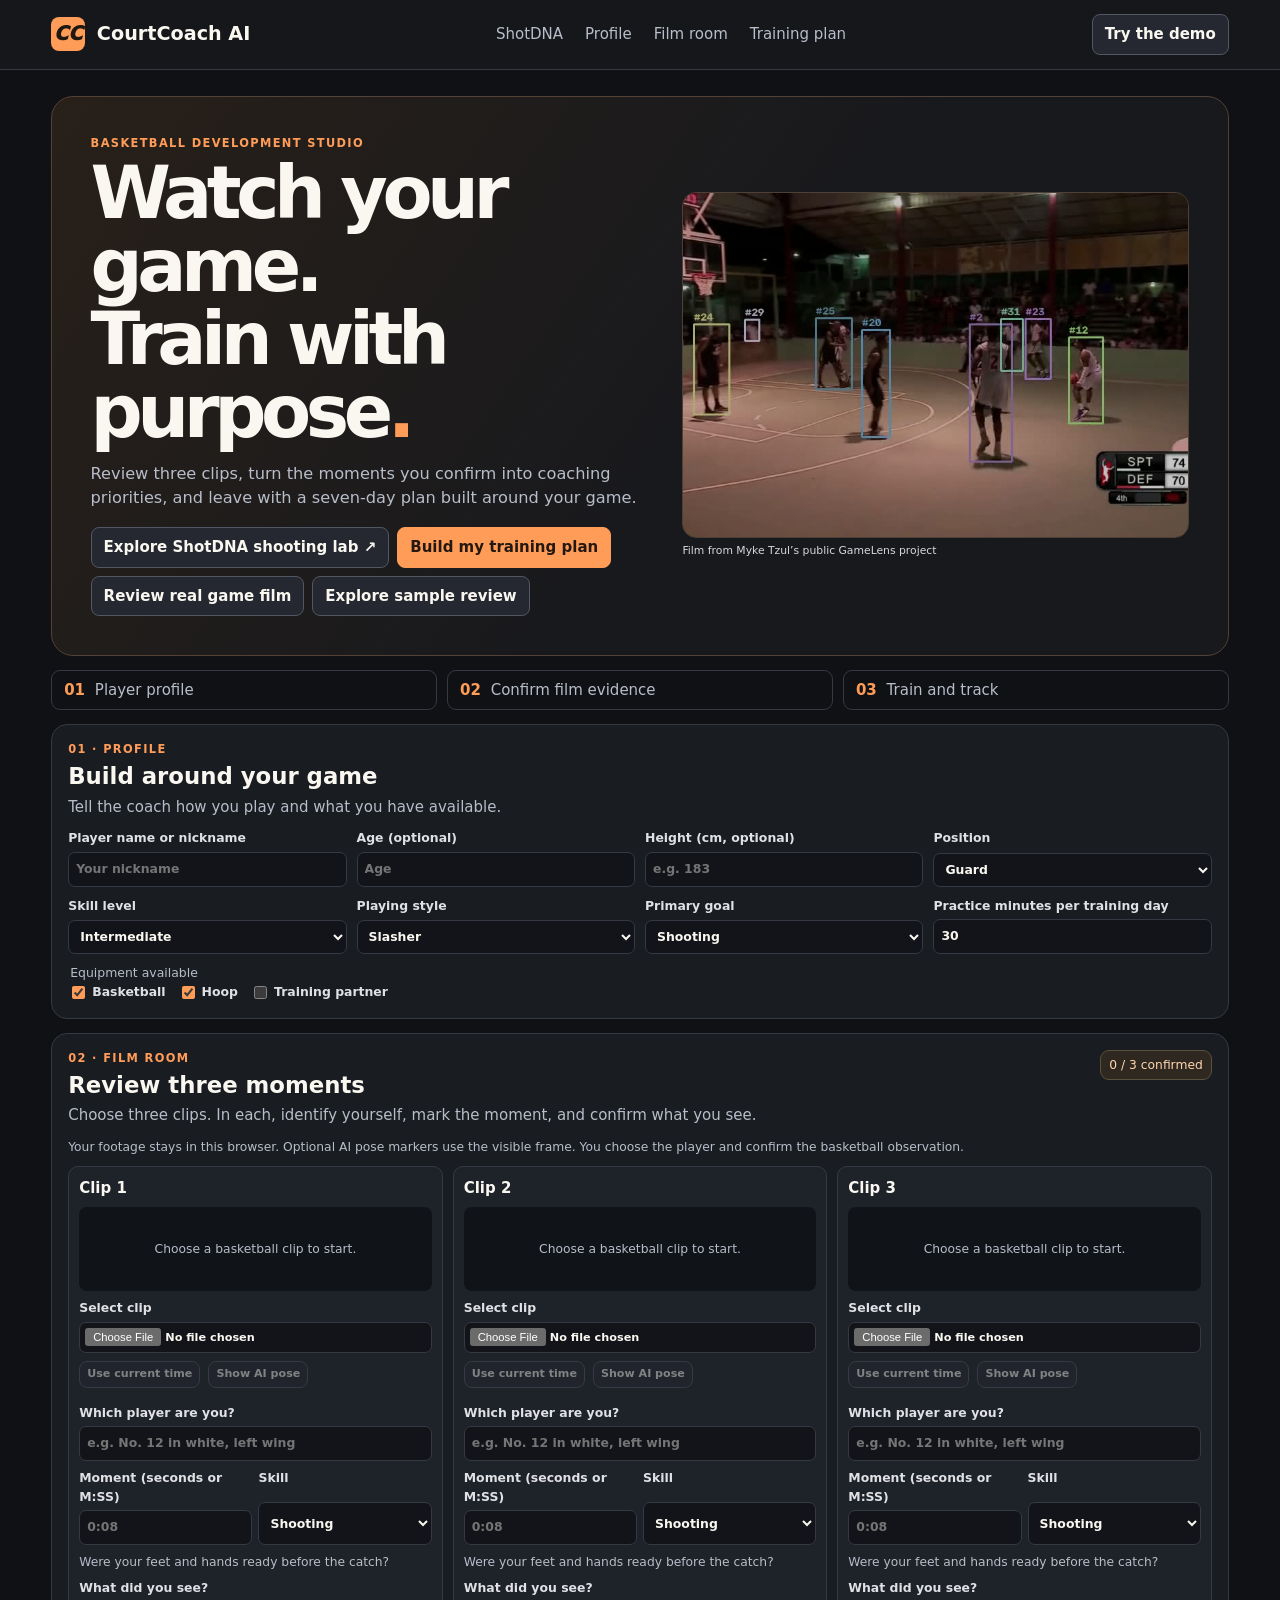
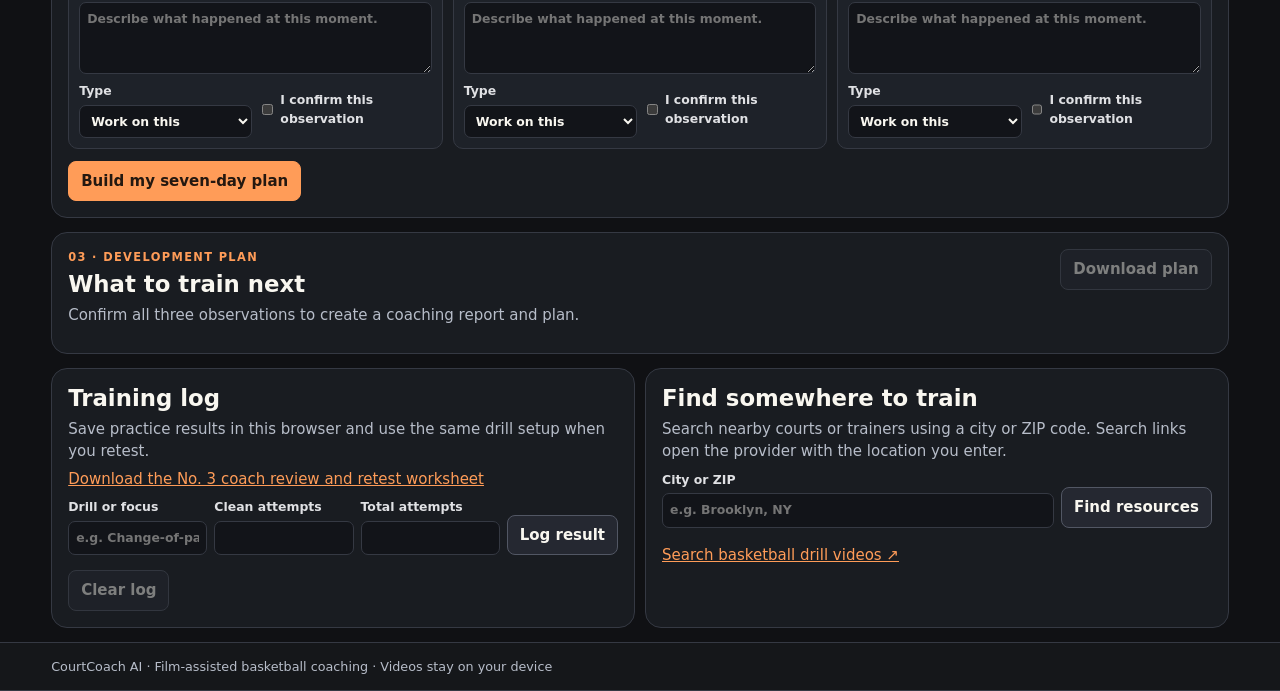
<file: site/index.html>
<!doctype html>
<html lang="en">
<head>
<meta charset="utf-8"><meta name="viewport" content="width=device-width,initial-scale=1">
<meta name="referrer" content="no-referrer">
<meta name="description" content="Turn your basketball film into a seven-day training plan.">
<title>CourtCoach AI · Basketball Development Studio</title>
<link rel="stylesheet" href="style.css"><script type="module" src="app.mjs"></script>
</head>
<body>
<header class="top"><a class="brand" href="./"><span aria-hidden="true">CC</span> CourtCoach AI</a><nav aria-label="Main navigation"><a href="shotdna.html">ShotDNA</a><a href="#profile">Profile</a><a href="#film">Film room</a><a href="#plan">Training plan</a></nav><button type="button" id="demo" class="secondary">Try the demo</button></header>
<main>
<section class="hero"><div class="hero-copy">
<p class="eyebrow">BASKETBALL DEVELOPMENT STUDIO</p><h1>Watch your game.<br>Train with purpose<span>.</span></h1>
<p>Review three clips, turn the moments you confirm into coaching priorities, and leave with a seven-day plan built around your game.</p>
<div class="actions"><a class="secondary button" href="shotdna.html">Explore ShotDNA shooting lab ↗</a><a class="primary button" href="#profile">Build my training plan</a><button type="button" id="case" class="secondary">Review real game film</button><button type="button" id="demo-hero" class="secondary">Explore sample review</button></div>
</div><figure><img src="assets/court-film.jpg" alt="Basketball players on court during a game"><figcaption>Film from Myke Tzul’s public GameLens project</figcaption></figure></section>
<div class="workflow" aria-label="Workflow"><span><b>01</b> Player profile</span><span><b>02</b> Confirm film evidence</span><span><b>03</b> Train and track</span></div>
<p class="demo-status" id="demo-status" hidden role="status"></p>
<section class="panel" id="profile">
<div class="heading"><div><p class="eyebrow">01 · PROFILE</p><h2>Build around your game</h2><p>Tell the coach how you play and what you have available.</p></div></div>
<form id="profile-form">
<div class="form-grid">
<label>Player name or nickname <input name="player" maxlength="50" placeholder="Your nickname" required></label>
<label>Age (optional) <input name="age" type="number" min="8" max="100" placeholder="Age"></label>
<label>Height (cm, optional) <input name="height" type="number" min="90" max="260" placeholder="e.g. 183"></label>
<label>Position <select name="role"><option>Guard</option><option>Wing</option><option>Big</option></select></label>
<label>Skill level <select name="level"><option>Beginner</option><option selected>Intermediate</option><option>Advanced</option></select></label>
<label>Playing style <select name="style"><option>Slasher</option><option>Shooter</option><option>Playmaker</option><option>Two-way</option></select></label>
<label>Primary goal <select name="goal" id="goal"></select></label>
<label>Practice minutes per training day <input name="minutes" type="number" min="15" max="90" value="30" required></label>
</div>
<fieldset><legend>Equipment available</legend><label><input name="equipment" type="checkbox" value="ball" checked> Basketball</label><label><input name="equipment" type="checkbox" value="hoop" checked> Hoop</label><label><input name="equipment" type="checkbox" value="partner"> Training partner</label></fieldset>
</form></section>
<section class="panel" id="film">
<div class="heading"><div><p class="eyebrow">02 · FILM ROOM</p><h2>Review three moments</h2><p>Choose three clips. In each, identify yourself, mark the moment, and confirm what you see.</p></div><span class="badge" id="review-count">0 / 3 confirmed</span></div>
<p class="hint">Your footage stays in this browser. Optional AI pose markers use the visible frame. You choose the player and confirm the basketball observation.</p>
<div id="clip-grid" class="clip-grid"></div>
<div class="actions generate"><button type="button" id="generate" class="primary">Build my seven-day plan</button><p id="plan-status" role="status"></p></div>
</section>
<section class="panel" id="plan">
<div class="heading"><div><p class="eyebrow">03 · DEVELOPMENT PLAN</p><h2>What to train next</h2><p id="plan-intro">Confirm all three observations to create a coaching report and plan.</p></div><button type="button" id="export" class="secondary" disabled>Download plan</button></div>
<div id="report"></div><div id="days" class="day-grid"></div>
</section>
<section class="footer-grid">
<article class="panel" id="progress"><h2>Training log</h2><p>Save practice results in this browser and use the same drill setup when you retest.</p><p><a href="coach-case-worksheet.txt" download>Download the No. 3 coach review and retest worksheet</a></p>
<form id="log-form" class="log-form"><label>Drill or focus <input name="drill" maxlength="80" required placeholder="e.g. Change-of-pace attack"></label><label>Clean attempts <input name="clean" type="number" min="0" max="500" required></label><label>Total attempts <input name="total" type="number" min="1" max="500" required></label><button class="secondary">Log result</button></form>
<p id="log-status" role="status"></p><div id="retest" class="priority" hidden></div><ul id="log-list"></ul><button type="button" id="clear-log" class="secondary" disabled>Clear log</button></article>
<article class="panel" id="resources"><h2>Find somewhere to train</h2><p>Search nearby courts or trainers using a city or ZIP code. Search links open the provider with the location you enter.</p>
<form id="resource-form" class="log-form"><label>City or ZIP <input name="place" maxlength="80" required placeholder="e.g. Brooklyn, NY"></label><button class="secondary">Find resources</button></form><div id="resource-links" class="resource-links"></div>
<a id="video-search" target="_blank" rel="noopener noreferrer" href="https://www.youtube.com/results?search_query=basketball+skill+development+drills">Search basketball drill videos ↗</a>
</article></section>
</main>
<footer>CourtCoach AI · Film-assisted basketball coaching · Videos stay on your device</footer>
<template id="clip-template">
<article class="clip"><h3 class="clip-title"></h3><div class="preview"><video controls muted playsinline hidden></video><canvas hidden aria-label="AI pose preview. Select a player using the controls below." role="img"></canvas><p class="empty">Choose a basketball clip to start.</p></div>
<label>Select clip <input class="file" type="file" accept="video/*,.mov,.mp4,.webm"></label>
<div class="actions clip-actions"><button class="mark secondary" type="button" disabled>Use current time</button><button class="pose secondary" type="button" disabled>Show AI pose</button></div>
<p class="pose-status hint" role="status"></p><div class="pose-options actions"></div>
<label>Which player are you? <input class="who" maxlength="90" placeholder="e.g. No. 12 in white, left wing"></label>
<div class="pair"><label>Moment (seconds or M:SS) <input class="time" inputmode="decimal" placeholder="0:08"></label><label>Skill <select class="skill"></select></label></div>
<p class="cue hint"></p>
<label>What did you see? <textarea class="note" maxlength="300" rows="3" placeholder="Describe what happened at this moment."></textarea></label>
<div class="pair"><label>Type <select class="kind"><option value="improve">Work on this</option><option value="strength">Keep doing this</option></select></label><label class="confirm"><input class="confirmed" type="checkbox"> I confirm this observation</label></div>
</article>
</template>
</body></html>
</file>
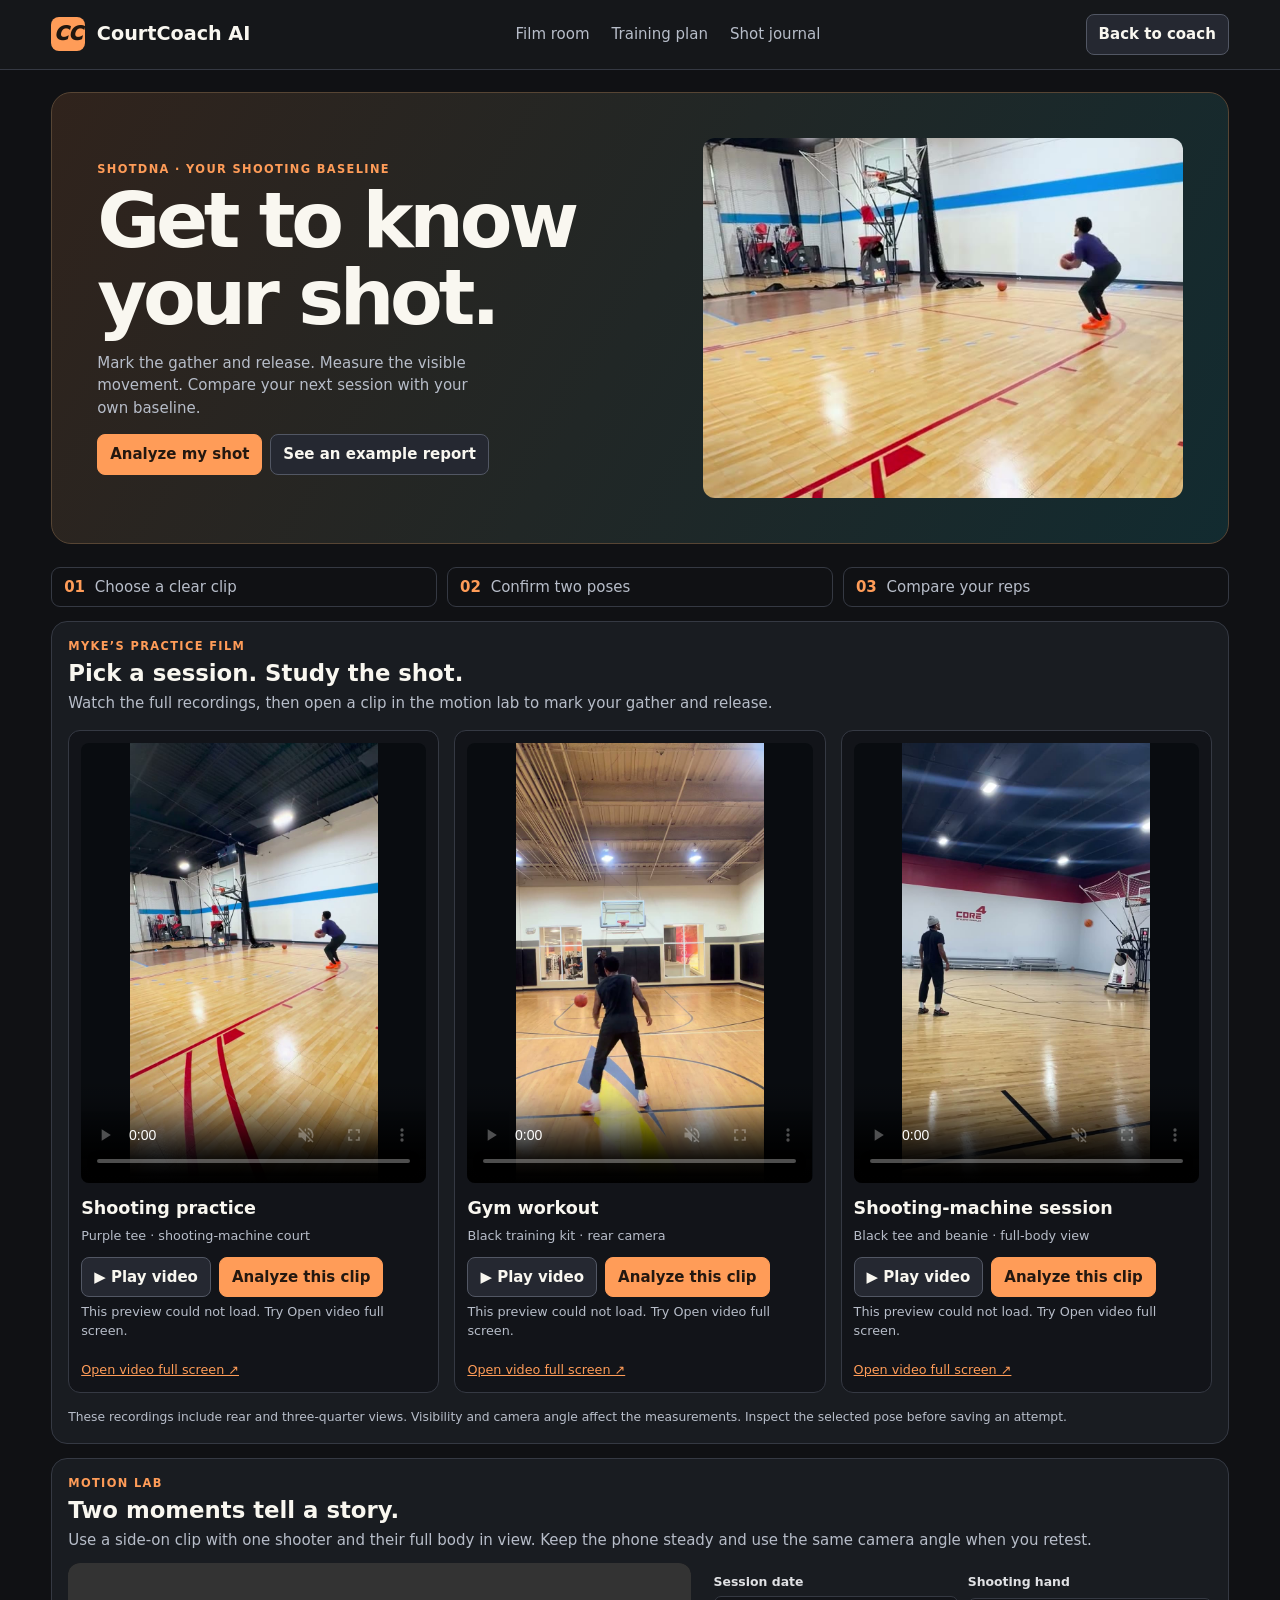
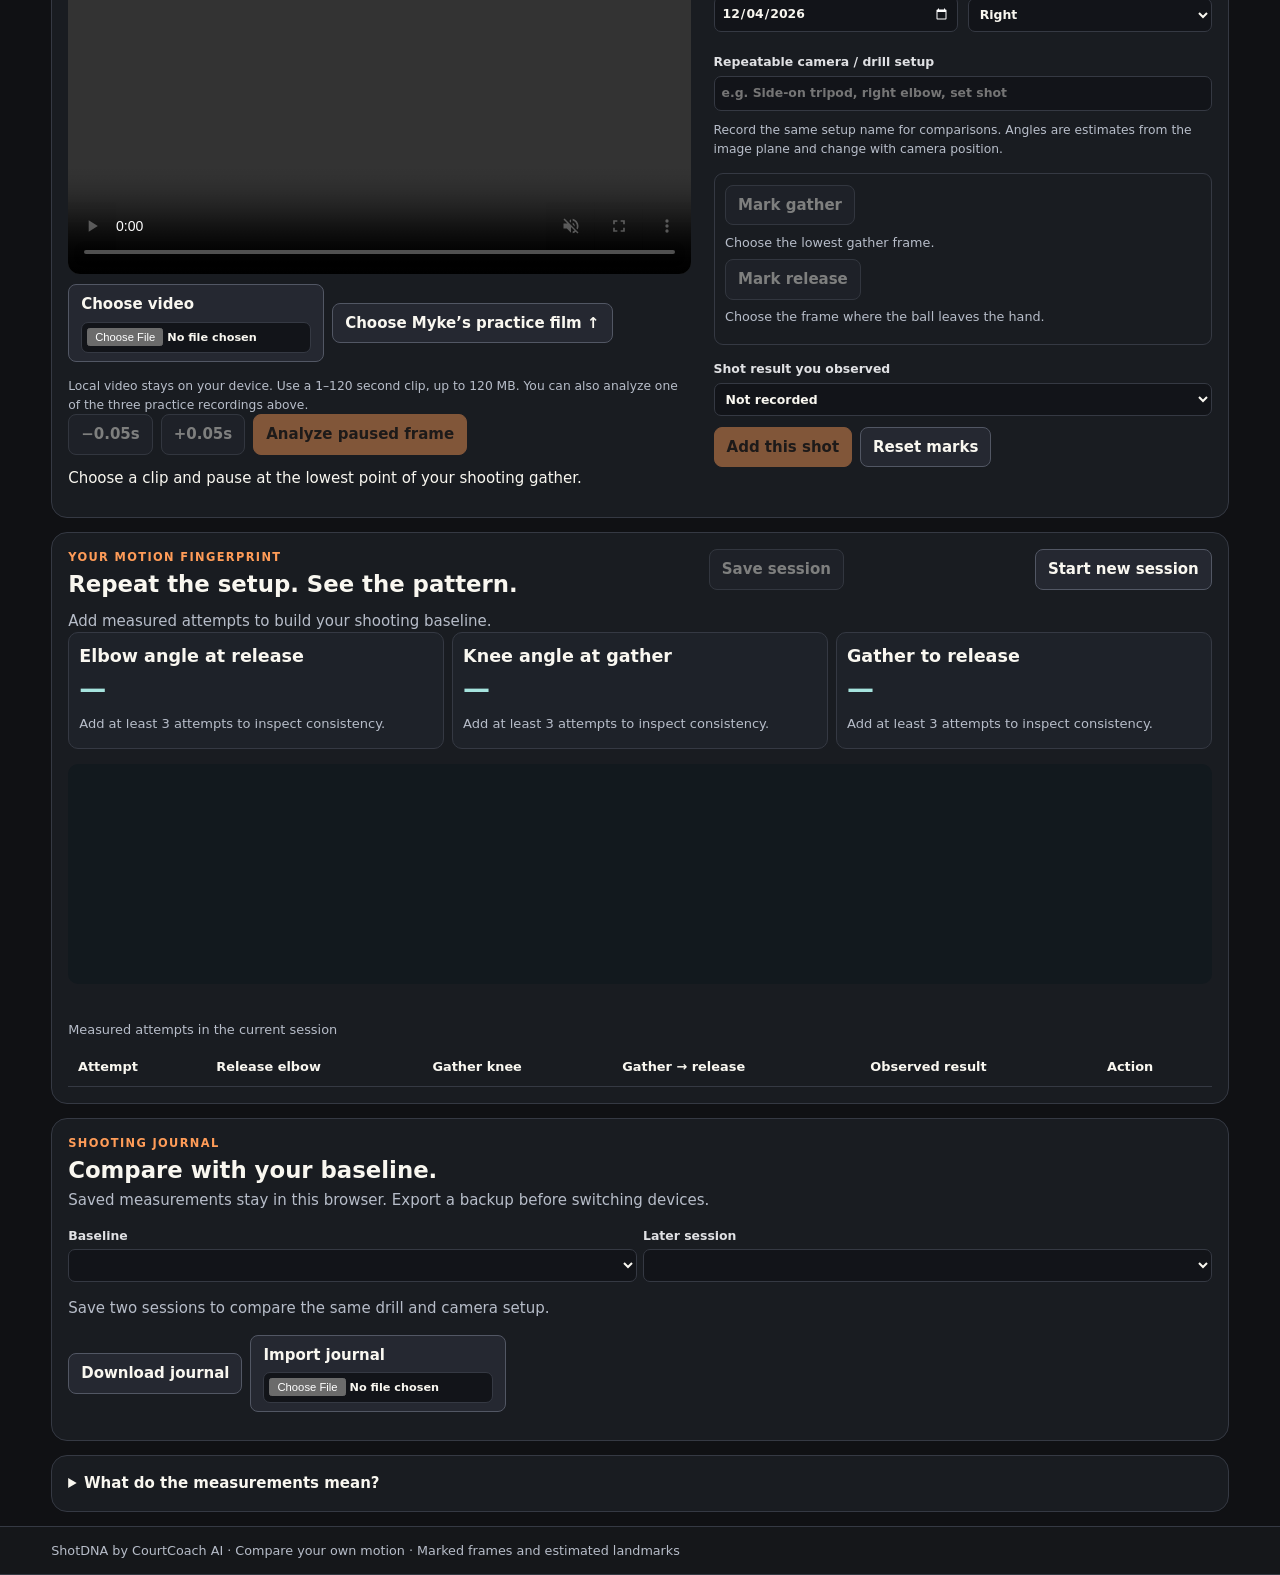
<file: site/shotdna.html>
<!doctype html>
<html lang="en">
<head>
<meta charset="utf-8"><meta name="viewport" content="width=device-width,initial-scale=1">
<meta name="description" content="Compare jump-shot motion with browser-based pose estimation and a personal shooting journal.">
<title>ShotDNA | CourtCoach AI</title>
<link rel="stylesheet" href="style.css"><link rel="stylesheet" href="shotdna.css?v=playback-2">
<script type="module" src="shotdna.mjs?v=playback-2"></script>
</head>
<body>
<header class="top"><a class="brand" href="./"><span aria-hidden="true">CC</span> CourtCoach AI</a><nav aria-label="Main navigation"><a href="./#film">Film room</a><a href="./#plan">Training plan</a><a href="#journal">Shot journal</a></nav><a class="button secondary" href="./">Back to coach</a></header>
<main>
<section class="dna-hero">
<div><p class="eyebrow">SHOTDNA · YOUR SHOOTING BASELINE</p><h1>Get to know<br>your shot.</h1><p>Mark the gather and release. Measure the visible movement. Compare your next session with your own baseline.</p><div class="actions"><a class="primary button" href="#shooting-lab">Analyze my shot</a><button class="secondary" id="example" type="button">See an example report</button></div></div>
<img src="assets/shotdna/purple-tee.jpg" alt="Myke shooting in a purple tee during an indoor practice session" width="640" height="360">
</section>
<div class="workflow"><span><b>01</b> Choose a clear clip</span><span><b>02</b> Confirm two poses</span><span><b>03</b> Compare your reps</span></div>
<section class="panel" id="practice-library" aria-labelledby="practice-title">
<div class="heading"><div><p class="eyebrow">MYKE’S PRACTICE FILM</p><h2 id="practice-title">Pick a session. Study the shot.</h2><p>Watch the full recordings, then open a clip in the motion lab to mark your gather and release.</p></div></div>
<div id="practice-clips" class="practice-grid"></div>
<p class="hint">These recordings include rear and three-quarter views. Visibility and camera angle affect the measurements. Inspect the selected pose before saving an attempt.</p>
</section>
<section class="panel" id="shooting-lab" aria-labelledby="lab-title">
<div class="heading"><div><p class="eyebrow">MOTION LAB</p><h2 id="lab-title">Two moments tell a story.</h2><p>Use a side-on clip with one shooter and their full body in view. Keep the phone steady and use the same camera angle when you retest.</p></div></div>
<div class="dna-layout">
<div>
<div class="dna-video"><video id="shot-video" controls muted playsinline preload="none"></video><canvas id="shot-canvas" aria-label="Selected pose landmarks" hidden></canvas></div>
<div class="actions"><label class="button secondary">Choose video<input id="shot-file" type="file" accept="video/*,.mp4,.mov,.webm"></label><a class="button secondary" href="#practice-library">Choose Myke’s practice film ↑</a></div>
<p class="hint">Local video stays on your device. Use a 1–120 second clip, up to 120 MB. You can also analyze one of the three practice recordings above.</p>
<div class="actions"><button type="button" class="secondary" id="frame-back" disabled>−0.05s</button><button type="button" class="secondary" id="frame-forward" disabled>+0.05s</button><button type="button" class="primary" id="detect" disabled>Analyze paused frame</button></div>
<p id="pose-feedback" role="status">Choose a clip and pause at the lowest point of your shooting gather.</p>
<div id="people" class="actions"></div>
<p id="measurements" class="hint"></p>
</div>
<div>
<div class="form-grid dna-form">
<label>Session date<input id="session-date" type="date" required></label>
<label>Shooting hand<select id="hand"><option value="right">Right</option><option value="left">Left</option></select></label>
</div>
<label>Repeatable camera / drill setup<input id="setup" maxlength="120" placeholder="e.g. Side-on tripod, right elbow, set shot" required></label>
<p class="hint">Record the same setup name for comparisons. Angles are estimates from the image plane and change with camera position.</p>
<div class="dna-marks">
<button type="button" class="secondary" id="mark-gather" disabled>Mark gather</button><p id="gather-mark">Choose the lowest gather frame.</p>
<button type="button" class="secondary" id="mark-release" disabled>Mark release</button><p id="release-mark">Choose the frame where the ball leaves the hand.</p>
</div>
<label>Shot result you observed<select id="outcome"><option value="unrecorded">Not recorded</option><option value="made">Made</option><option value="missed">Missed</option></select></label>
<div class="actions"><button type="button" class="primary" id="add-shot" disabled>Add this shot</button><button type="button" class="secondary" id="reset-marks">Reset marks</button></div>
<p id="shot-feedback" role="status"></p>
</div>
</div>
</section>
<section class="panel" id="report-panel">
<div class="heading"><div><p class="eyebrow">YOUR MOTION FINGERPRINT</p><h2>Repeat the setup. See the pattern.</h2></div><button type="button" class="secondary" id="save-session" disabled>Save session</button></div>
<p id="report-status" role="status">Add measured attempts to compare elbow angle, knee bend, and gather-to-release time.</p>
<div id="metrics" class="report-grid"></div>
<svg id="shot-chart" viewBox="0 0 700 190" role="img" aria-label="Elbow angle at release across attempts" hidden></svg>
<div class="dna-table"><table><caption>Measured attempts in the current session</caption><thead><tr><th>Attempt</th><th>Release elbow</th><th>Gather knee</th><th>Gather → release</th><th>Observed result</th><th>Action</th></tr></thead><tbody id="attempts"></tbody></table></div>
<p id="motion-note" class="hint"></p>
</section>
<section class="panel" id="journal">
<div class="heading"><div><p class="eyebrow">SHOOTING JOURNAL</p><h2>Compare with your baseline.</h2><p>Saved measurements stay in this browser. Export a backup before switching devices.</p></div></div>
<div class="pair"><label>Baseline<select id="baseline"></select></label><label>Later session<select id="followup"></select></label></div>
<p id="comparison" role="status"></p>
<ul id="sessions"></ul>
<div class="actions"><button type="button" class="secondary" id="export-shots">Download journal</button><label class="button secondary">Import journal<input id="import-shots" type="file" accept=".json,application/json"></label></div>
<p id="journal-status" role="status"></p>
</section>
<details class="panel"><summary>What do the measurements mean?</summary>
<p>Elbow and knee angles use the visible shoulder–elbow–wrist and hip–knee–ankle landmarks. Low-visibility or off-frame joints are excluded. You choose the shooter separately at each frame. Pose estimation supplies the landmarks. Your marked frames supply the gather and release times.</p>
<p>The report shows average angles and standard deviation across your attempts. A smaller spread means your measurements repeated more closely under that setup. Different successful shooters can have different mechanics. The app gives descriptive comparisons, and a coach can help interpret changes alongside results and comfort.</p>
<p>These 2D estimates have no calibrated biomechanics accuracy score. Ball tracking, automatic shot detection, release-height estimates, and coaching validation require further work. <a href="https://developers.google.com/edge/mediapipe/solutions/vision/pose_landmarker">MediaPipe Pose Landmarker documentation</a></p>
</details>
</main><footer>ShotDNA by CourtCoach AI · Compare your own motion · Marked frames and estimated landmarks</footer>
</body></html>
</file>
<file: site/style.css>
:root{color-scheme:dark;--bg:#101114;--card:#191c21;--input:#121419;--line:#353943;--ink:#f9f7f0;--muted:#b7bdc9;--orange:#ff9c58;--green:#abdfaa;font:15px/1.5 system-ui,sans-serif;background:var(--bg);color:var(--ink);scroll-behavior:smooth}*{box-sizing:border-box}body{margin:0}h1,h2,h3,p,figure{margin:0}a{color:var(--orange)}header,footer{padding:14px max(4vw,18px);background:#15171a;border-bottom:1px solid var(--line)}header{display:flex;justify-content:space-between;align-items:center;gap:12px}.brand{color:var(--ink);font-weight:850;text-decoration:none;font-size:1.28rem;white-space:nowrap}.brand span{display:inline-grid;place-items:center;background:var(--orange);color:#201710;width:34px;height:34px;border-radius:8px;font-weight:950;font-style:italic;margin-right:5px}nav{display:flex;gap:22px}nav a{color:var(--muted);text-decoration:none}main{max-width:1450px;margin:auto;padding:0 max(4vw,18px)}.hero{display:grid;grid-template-columns:1.12fr 1fr;gap:24px;align-items:center;margin:26px 0 14px;background:linear-gradient(125deg,#282019,#18191d 57%);border:1px solid #534235;border-radius:22px;padding:clamp(17px,3vw,39px);overflow:hidden}.eyebrow{color:var(--orange);font-size:.76rem;letter-spacing:.12em;font-weight:800;margin-bottom:5px}.hero h1{font-size:clamp(2.55rem,5.7vw,6rem);line-height:1;letter-spacing:-.075em}.hero h1 span{color:var(--orange)}.hero-copy>p:not(.eyebrow){font-size:1.08rem;color:var(--muted);margin:13px 0 17px;max-width:580px}.hero figure{position:relative;margin:0}.hero img{display:block;object-fit:cover;width:100%;height:clamp(180px,27vw,385px);border-radius:14px;filter:brightness(.78) saturate(.86);border:1px solid #665143}.hero figcaption{font-size:.72rem;color:#d5d8dc;margin-top:5px}.actions{display:flex;align-items:center;gap:8px;flex-wrap:wrap}.button,button{display:inline-block;border:1px solid #525764;border-radius:8px;font:inherit;font-weight:720;text-decoration:none;cursor:pointer;padding:8px 12px}.primary{background:var(--orange);border-color:var(--orange);color:#241810}.secondary{background:#252831;color:var(--ink)}button:disabled{opacity:.45;cursor:default}a:focus-visible,button:focus-visible,input:focus-visible,textarea:focus-visible,select:focus-visible{outline:2px solid var(--orange);outline-offset:3px}button:not(:disabled):hover,.button:hover{filter:brightness(1.13)}.workflow{display:grid;grid-template-columns:repeat(3,1fr);gap:10px;margin:0 0 14px}.workflow span{border:1px solid var(--line);border-radius:9px;padding:8px 12px;color:var(--muted)}.workflow b{color:var(--orange);margin-right:5px}.panel{background:var(--card);border:1px solid var(--line);border-radius:16px;margin:0 0 14px;padding:16px;min-width:0}.heading{display:flex;justify-content:space-between;align-items:start;gap:12px;margin-bottom:11px}.heading h2,h2{font-size:1.52rem;line-height:1.2}.heading p:not(.eyebrow),.panel>p,.hint{color:var(--muted);margin-top:5px}.form-grid{display:grid;grid-template-columns:repeat(4,minmax(0,1fr));gap:10px}label{display:grid;gap:4px;color:#e0e1e4;font-size:.83rem;font-weight:650;min-width:0}input,select,textarea{min-width:0;width:100%;border:1px solid var(--line);background:var(--input);color:var(--ink);border-radius:7px;padding:7px;font:inherit}input[type=file]{padding:5px;font-size:.75rem}input[type=checkbox]{accent-color:var(--orange);width:auto}fieldset{border:0;padding:0;margin:10px 0 0;display:flex;gap:12px;flex-wrap:wrap}fieldset legend{color:var(--muted);font-size:.83rem}fieldset label,label.confirm{display:flex;align-items:center}.badge{white-space:nowrap;border:1px solid #5a523d;background:#2e2820;color:#ffd5ae;padding:5px 8px;border-radius:9px;font-size:.82rem}.hint{font-size:.82rem}.hint:empty{display:none}.clip-grid,.day-grid{display:grid;grid-template-columns:repeat(3,minmax(0,1fr));gap:10px;margin-top:10px}.clip,.day,.evidence{border:1px solid var(--line);border-radius:10px;background:#1e2229;padding:10px;min-width:0}.clip>*+*{margin-top:8px}.clip h3,.day h3{font-size:1rem}.preview{border-radius:8px;background:#101317;min-height:84px;overflow:hidden;display:grid;place-items:center}.preview video,.preview canvas{width:100%;height:auto;max-height:240px;object-fit:contain;display:block}.preview [hidden]{display:none}.preview .empty{color:var(--muted);padding:12px;font-size:.82rem}.pair{display:grid;grid-template-columns:1fr 1fr;gap:6px}.clip-actions button,.pose-options button{font-size:.74rem;padding:4px 7px}.pose-options button[aria-pressed=true]{color:var(--green);border-color:var(--green)}.generate{margin-top:12px}.generate p,.demo-status{color:var(--orange);font-size:.86rem}.demo-status{margin:0 0 10px}.report-grid{display:grid;grid-template-columns:repeat(3,minmax(0,1fr));gap:8px}.evidence p,.day p{color:var(--muted);margin:4px 0;font-size:.87rem;overflow-wrap:anywhere}.priority{border-left:3px solid var(--orange);padding:7px 9px;margin-bottom:10px;background:#2a231e}.day .eyebrow{font-size:.68rem}.day ul{padding-left:18px;color:#d8dbe2;font-size:.87rem}.day li+li{margin-top:5px}.day label{display:flex;gap:6px;align-items:center;color:var(--green);border-top:1px solid var(--line);padding-top:5px}.footer-grid{display:grid;grid-template-columns:1fr 1fr;gap:10px}.log-form{display:flex;align-items:end;gap:7px;flex-wrap:wrap;margin:8px 0}.log-form label{flex:1 1 110px}.resource-links{display:flex;flex-wrap:wrap;gap:8px;margin:8px 0}#log-list{padding-left:18px;color:var(--muted);overflow-wrap:anywhere}footer{border-top:1px solid var(--line);color:var(--muted);font-size:.85rem}textarea{resize:vertical}
@media(max-width:980px){.clip-grid{grid-template-columns:repeat(2,minmax(0,1fr))}.day-grid,.report-grid{grid-template-columns:repeat(2,minmax(0,1fr))}.form-grid{grid-template-columns:repeat(2,minmax(0,1fr))}.hero h1 br{display:none}}@media(max-width:640px){nav{display:none}.hero,.clip-grid,.day-grid,.report-grid,.footer-grid{grid-template-columns:1fr}.workflow{gap:4px}.workflow span{padding:6px;font-size:.74rem}.workflow b{display:block}.heading{flex-wrap:wrap}.hero figure{max-height:230px}.hero img{height:180px}}
</file>
<file: site/shotdna.css>
.dna-hero{display:grid;grid-template-columns:1.2fr 1fr;gap:2rem;align-items:center;padding:clamp(1rem,4vw,3rem);margin:1.5rem 0;background:linear-gradient(120deg,#30231c,#122b30);border:1px solid #574534;border-radius:20px}
.dna-hero h1{font-size:clamp(2.8rem,6vw,5.8rem);line-height:1;letter-spacing:-.055em}
.dna-hero p:not(.eyebrow){margin:1rem 0;color:var(--muted);max-width:42ch}
.dna-hero img{display:block;width:100%;aspect-ratio:1.2;object-fit:cover;border-radius:12px}
.dna-layout{display:grid;grid-template-columns:1.25fr 1fr;gap:1.5rem;align-items:start}
.dna-layout label{margin:.7rem 0}
.dna-form{grid-template-columns:1fr 1fr}
.dna-video{position:relative;background:#090c10;border-radius:12px;overflow:hidden}
.dna-video video{display:block;width:100%;max-height:430px;min-height:160px}
.dna-video canvas{position:absolute;inset:0;width:100%;height:100%;object-fit:contain;pointer-events:none}
.dna-video canvas[hidden]{display:none}
.dna-marks{border:1px solid var(--line);border-radius:9px;padding:.7rem;margin:1rem 0}
.dna-marks p{color:var(--muted);font-size:.85rem;margin:.5rem 0}
.button input[type=file]{display:block;max-width:230px;margin-top:.4rem}
#people button[aria-pressed=true]{border-color:var(--green);color:var(--green)}
.dna-table{overflow:auto;margin-top:1rem}table{border-collapse:collapse;width:100%;font-size:.86rem}td,th{padding:.65rem;text-align:left;border-bottom:1px solid var(--line);white-space:nowrap}
caption{text-align:left;color:var(--muted);margin-bottom:.5rem}
#metrics strong{font-size:1.8rem;color:#a6e4de;display:block}
#shot-chart{width:100%;max-height:220px;margin:1rem 0;background:#12191e;border-radius:10px}
#sessions{padding-left:1.2rem}#sessions li{margin:.6rem 0;overflow-wrap:anywhere}
#journal .pair{margin:1rem 0}
summary{font-weight:750;cursor:pointer}
details p{margin-top:.8rem!important}
#comparison,#pose-feedback,#shot-feedback,#journal-status{margin:.8rem 0;overflow-wrap:anywhere}
@media(max-width:700px){.dna-hero,.dna-layout{grid-template-columns:1fr}.dna-hero img{aspect-ratio:2;max-height:190px}}

.practice-grid{display:grid;grid-template-columns:repeat(3,minmax(0,1fr));gap:1rem;margin:1rem 0}
.practice-card{padding:.8rem;border:1px solid var(--line);border-radius:12px;background:var(--input);min-width:0}
.practice-card video{display:block;width:100%;aspect-ratio:9/14;max-height:440px;object-fit:contain;background:#090c10;border-radius:8px}
.practice-card h3{margin-top:.8rem}
.practice-card p{color:var(--muted);margin:.3rem 0 .8rem;font-size:.85rem}
#practice-library,#shooting-lab{scroll-margin-top:1rem}
@media(max-width:700px){.practice-grid{grid-template-columns:1fr}.practice-card video{max-height:420px}}
.practice-open{display:inline-block;font-size:.85rem;margin-top:.5rem}
</file>
